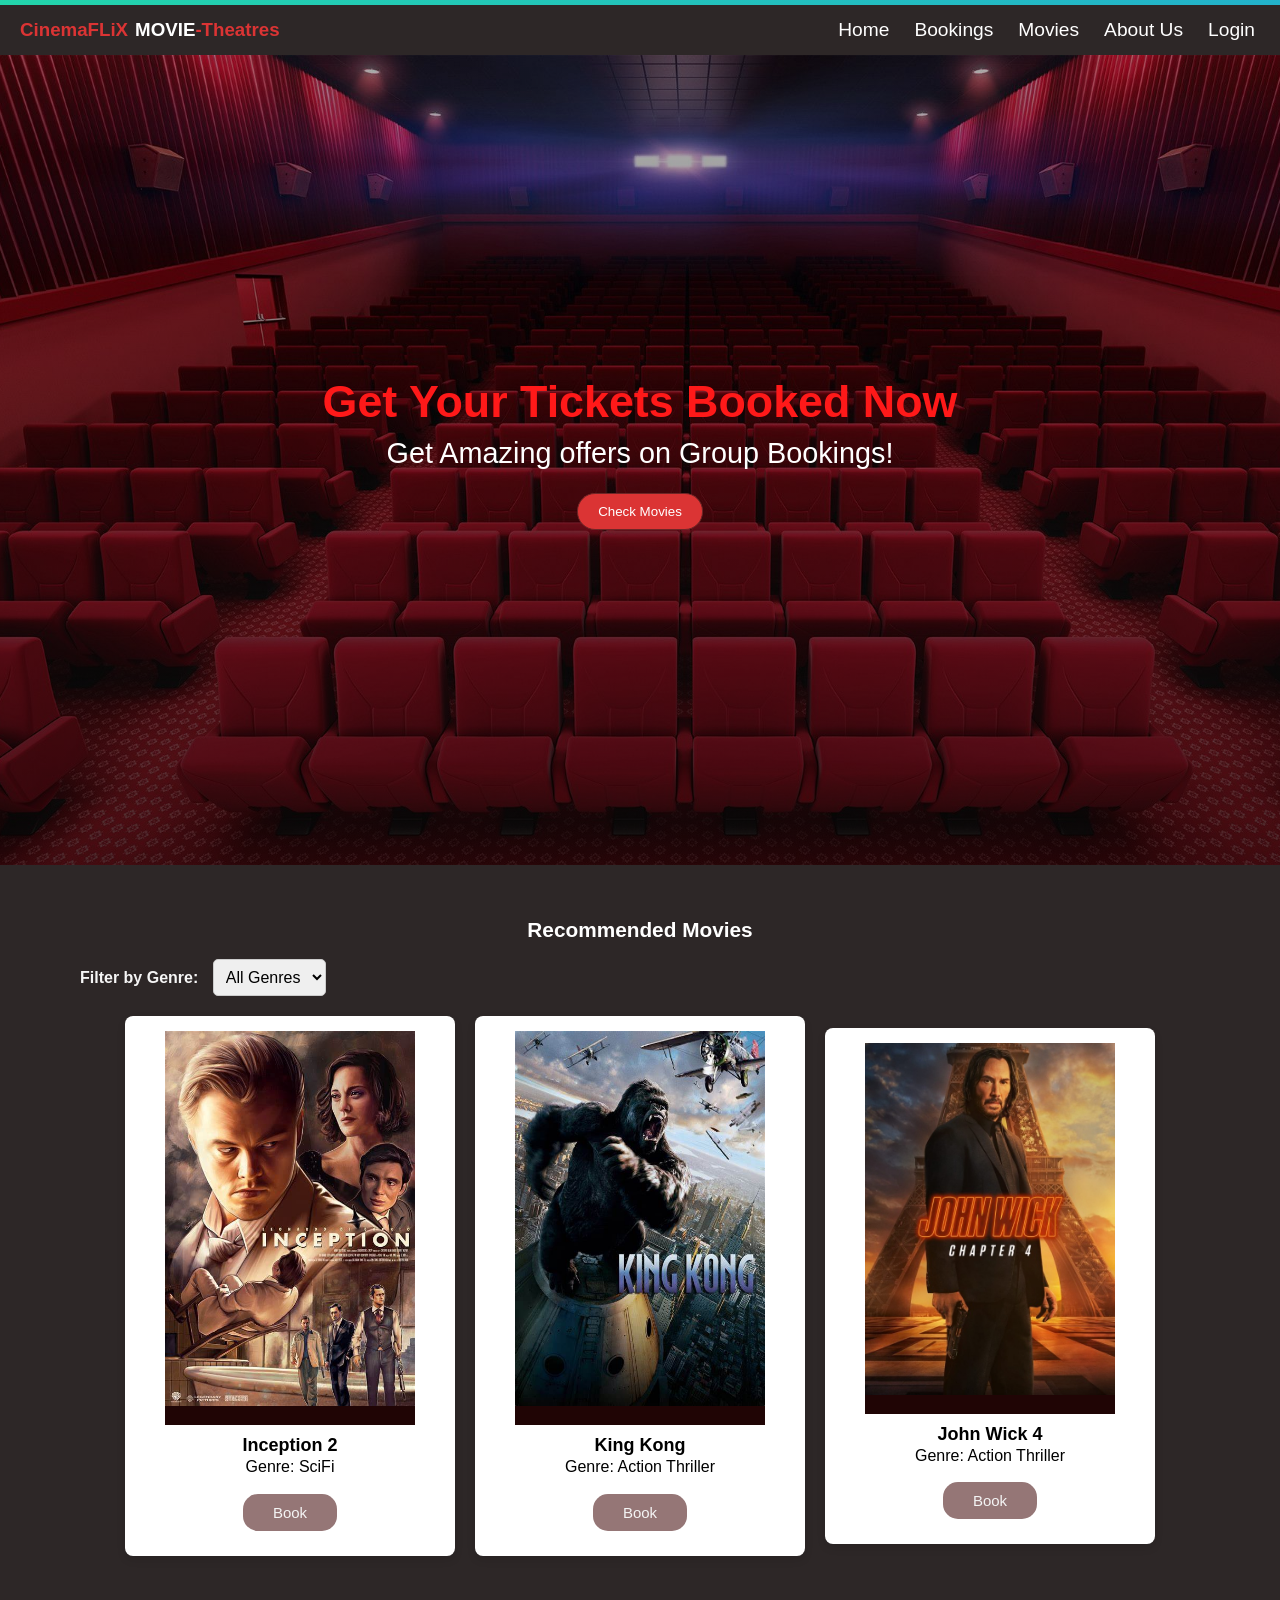
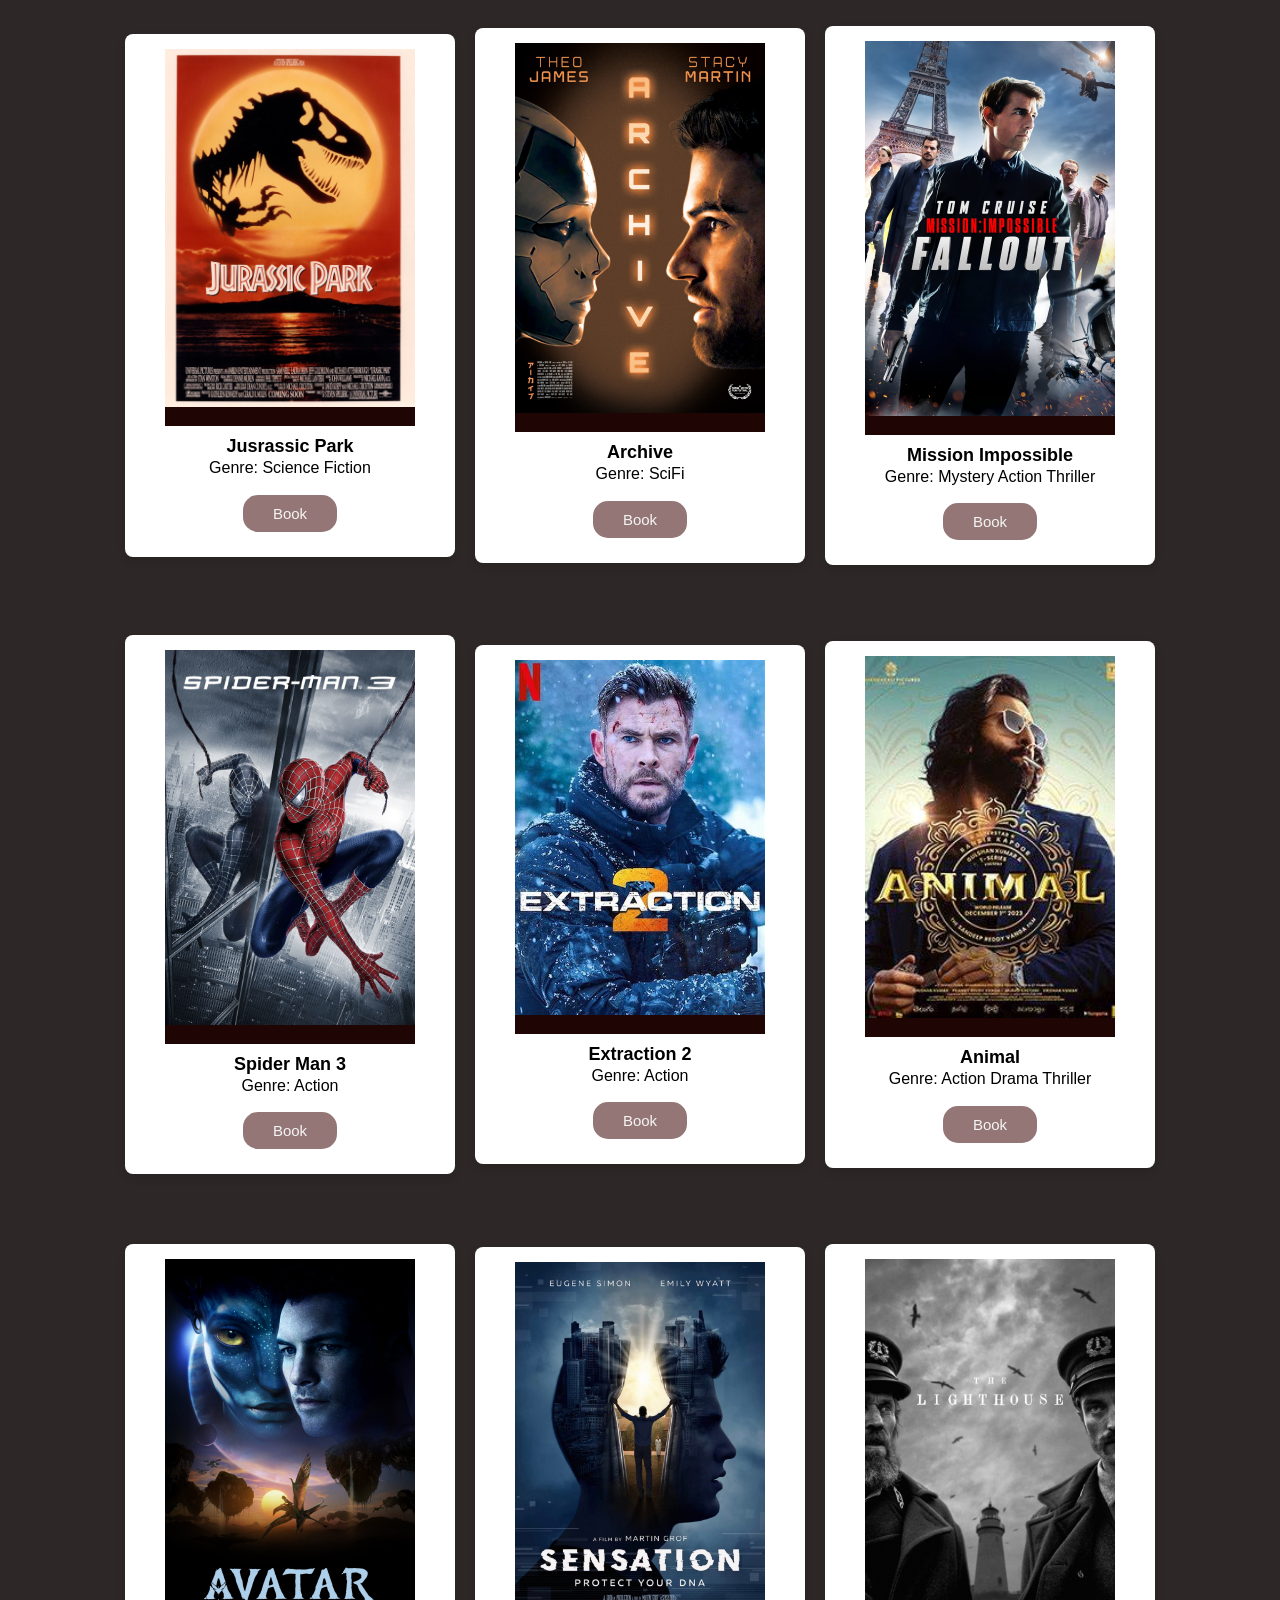
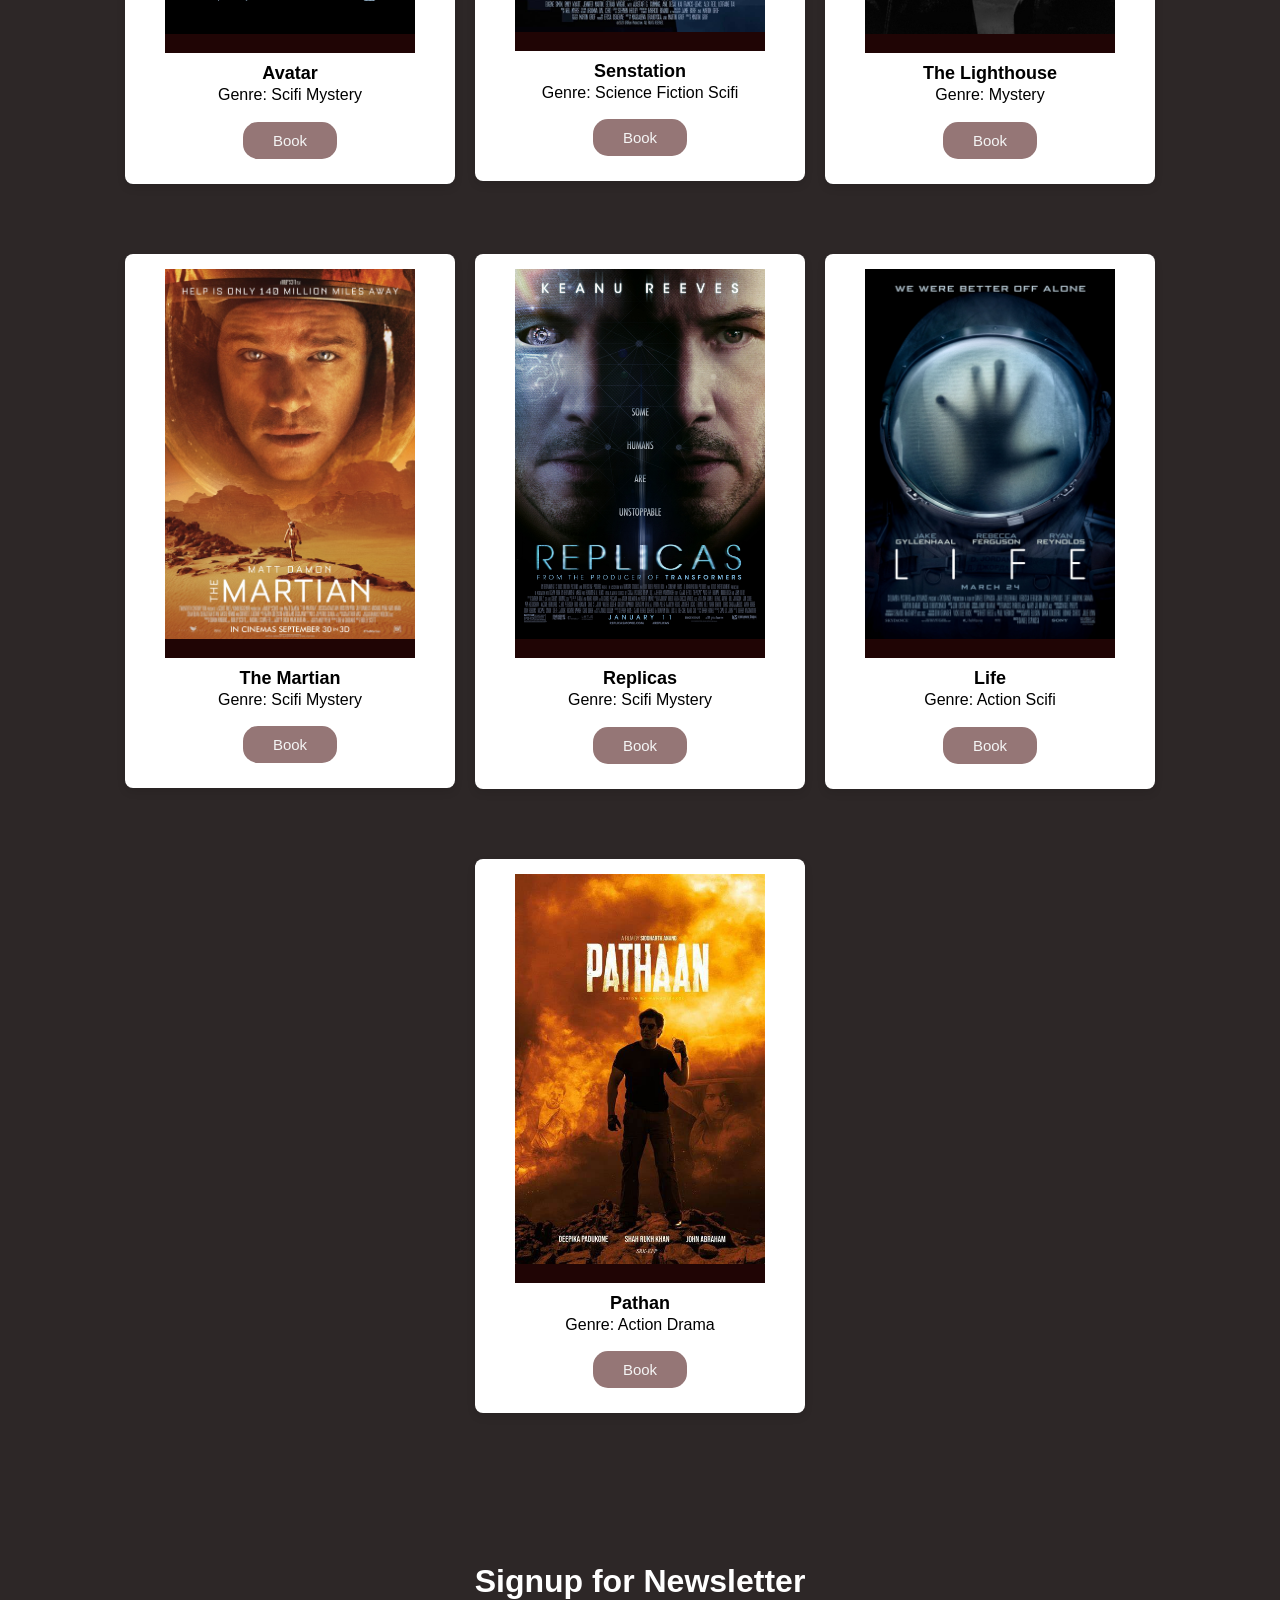
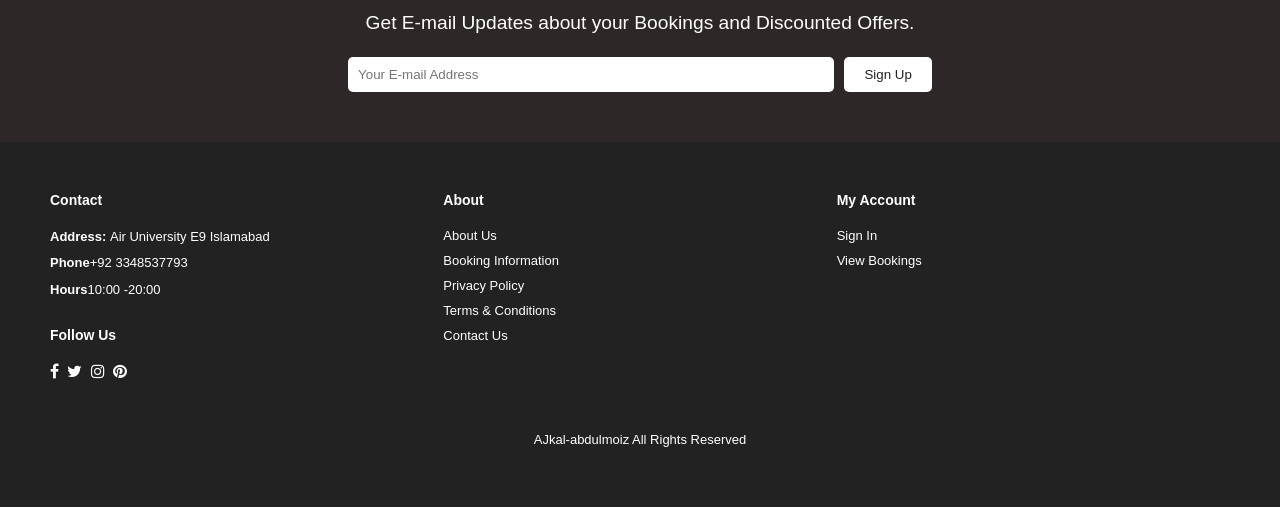
<file: index.html>
<!DOCTYPE html>
<html lang="en">
<head>
    <meta charset="UTF-8">
    <meta http-equiv="X-UA-Compatible" content="IE=edge">
    <meta name="viewport" content="width=device-width, initial-scale=1.0">
    <title>CinemaFLiX</title>
    <link rel="stylesheet" href="styles.css">

    <link rel="stylesheet" href="https://cdnjs.cloudflare.com/ajax/libs/font-awesome/4.7.0/css/font-awesome.min.css">
    
</head>
<body>
  <div class="alert-box" id="myAlert" style="display: none;"></div>

 <div class="nav-wrapper">
  <div class="grad-bar"></div>
  <nav class="navbar">
    <div class="logo">
        <h3 class="red">CinemaFLiX</h3>
        <h3> MOVIE</h3>
        <h3 class="red">-Theatres</h3>
    </div>

    <div class="menu-toggle" id="mobile-menu">
      <span class="bar"></span>
      <span class="bar"></span>
      <span class="bar"></span>
    </div>
    <ul class="nav no-search">
      <li class="nav-item"><a href="#">Home</a></li>
      <li class="nav-item"><a href="booking.html">Bookings</a></li>
      <li class="nav-item"><a href="#movies">Movies</a></li>
      <li class="nav-item"><a href="about.html">About Us</a></li>
      <li class="nav-item" id="loginBtn"><a href="login.html">Login</a></li>
    </ul>
  </nav>
  </div>

  <section class="headline">
    <h1>Get Your Tickets Booked Now</h1>
    <p>Get Amazing offers on Group Bookings!</p>

    <div class="home-btn">
        <a href="#movies"><button>Check Movies</button></a>
    </div>
  </section>


  <section id="movies" class="movies">

    <div class="selection">
      
      <div class="trending-movies">
        <h2>Recommended Movies</h2>
      </div>
      <div class="genre-filter">
        <label for="genre-select">Filter by Genre:</label>
        <select id="genre-select">
          <option value="all">All Genres</option>
          <option value="action">Action</option>
          <option value="mystery">Mystery</option>
          <option value="scifi">Sci-Fi</option>
          <option value="fiction">Fiction</option>
          <option value="drama">Drama</option>
          <option value="thriller">Thriller</option>
          
          
          <!-- Add more genre options as needed -->
        </select>
      </div>
      <div class="movies-container">
        <div class="mov mov-1">
          <div class="movie-card">
            <div class="movie-img">
              <img src="images/inception.jpg" alt="">
            </div>
            <div class="details">
              <h4>Inception 2</h4>
              <p>Genre: SciFi</p>
              <button class="book-btn" > Book</button>
            </div>
          </div>
        </div>
        <div class="mov mov-1">
          <div class="movie-card">
            <div class="movie-img">
              <img src="images/kingkong.jpg" alt="">
            </div>
            <div class="details">
              <h4>King Kong</h4>
              <p>Genre: Action Thriller</p>
              <button class="book-btn" > Book</button>
            </div>
          </div>
        </div>
        <div class="mov mov-1">
          <div class="movie-card">
            <div class="movie-img">
              <img src="images/jhonewick4.jpg" alt="">
            </div>
            <div class="details">
              <h4>John Wick 4</h4>
              <p>Genre: Action Thriller</p>
              <button class="book-btn" > Book</button>
            </div>
          </div>
        </div>
        <div class="mov mov-1">
          <div class="movie-card">
            <div class="movie-img">
              <img src="images/jurassicpark.jpg" alt="">
            </div>
            <div class="details">
              <h4>Jusrassic Park </h4>
              <p>Genre: Science Fiction</p>
              <button class="book-btn" > Book</button>
            </div>
          </div>
        </div>
        <div class="mov mov-1">
          <div class="movie-card">
            <div class="movie-img">
              <img src="images/archive.jpg" alt="">
            </div>
            <div class="details">
              <h4>Archive</h4>
              <p>Genre: SciFi</p>
              <button class="book-btn" > Book</button>
            </div>
          </div>
        </div>
        <div class="mov mov-1">
          <div class="movie-card">
            <div class="movie-img">
              <img src="images/mission.jpg" alt="">
            </div>
            <div class="details">
              <h4>Mission Impossible</h4>
              <p>Genre: Mystery Action Thriller</p>
              <button class="book-btn" > Book</button>
            </div>
          </div>
        </div>
        <div class="mov mov-1">
          <div class="movie-card">
            <div class="movie-img">
              <img src="images/spd3.jpg" alt="">
            </div>
            <div class="details">
              <h4>Spider Man 3</h4>
              <p>Genre: Action</p>
              <button class="book-btn" > Book</button>
            </div>
          </div>
        </div>
        <div class="mov mov-1">
          <div class="movie-card">
            <div class="movie-img">
              <img src="images/ex.jpg" alt="">
            </div>
            <div class="details">
              <h4>Extraction 2</h4>
              <p>Genre: Action</p>
              <button class="book-btn" > Book</button>
            </div>
          </div>
        </div>
        <div class="mov mov-1">
          <div class="movie-card">
            <div class="movie-img">
              <img src="images/animal.jpg" alt="">
            </div>
            <div class="details">
              <h4>Animal</h4>
              <p>Genre: Action Drama Thriller </p>
              <button class="book-btn" > Book</button>
            </div>
          </div>
        </div>
        <div class="mov mov-1">
          <div class="movie-card">
            <div class="movie-img">
              <img src="images/avatar.jpg" alt="">
            </div>
            <div class="details">
              <h4>Avatar</h4>
              <p>Genre: Scifi Mystery</p>
              <button class="book-btn" > Book</button>
            </div>
          </div>
        </div>
        <div class="mov mov-1">
          <div class="movie-card">
            <div class="movie-img">
              <img src="images/sen.jpg" alt="">
            </div>
            <div class="details">
              <h4>Senstation</h4>
              <p>Genre: Science Fiction Scifi</p>
              <button class="book-btn" > Book</button>
            </div>
          </div>
        </div>
        <div class="mov mov-1">
          <div class="movie-card">
            <div class="movie-img">
              <img src="images/light.jpg" alt="">
            </div>
            <div class="details">
              <h4>The Lighthouse</h4>
              <p>Genre: Mystery</p>
              <button class="book-btn" > Book</button>
            </div>
          </div>
        </div>
        <div class="mov mov-1">
          <div class="movie-card">
            <div class="movie-img">
              <img src="images/themartian.jpg" alt="">
            </div>
            <div class="details">
              <h4>The Martian</h4>
              <p>Genre: Scifi Mystery</p>
              <button class="book-btn" > Book</button>
            </div>
          </div>
        </div>
        <div class="mov mov-1">
          <div class="movie-card">
            <div class="movie-img">
              <img src="images/replicas.jpg" alt="">
            </div>
            <div class="details">
              <h4>Replicas</h4>
              <p>Genre: Scifi Mystery</p>
              <button class="book-btn" > Book</button>
            </div>
          </div>
        </div>
        <div class="mov mov-1">
          <div class="movie-card">
            <div class="movie-img">
              <img src="images/life.jpg" alt="">
            </div>
            <div class="details">
              <h4>Life</h4>
              <p>Genre: Action Scifi</p>
              <button class="book-btn" > Book</button>
            </div>
          </div>
        </div>
        <div class="mov mov-1">
          <div class="movie-card">
            <div class="movie-img">
              <img src="images/dunki.jpg" alt="">
            </div>
            <div class="details">
              <h4>Pathan</h4>
              <p>Genre: Action Drama</p>
              <button class="book-btn" > Book</button>
            </div>
          </div>
        </div>

       
       
        
        <!-- Add more movie elements here -->
      </div>

    </div>
    
  </section>

  <section id="newsletter" class="section-p1">
    <div class="newstext">
        <h4>Signup for Newsletter</h4>
        <p>Get E-mail Updates about your Bookings and <span>Discounted Offers.</span></p>
    </div>
    <div class="form">
        <input type="text" placeholder="Your E-mail Address">
        <button class="normal">Sign Up</button>

    </div>
</section>

<footer class="section-p1">
    <div class="col">
        <h4>Contact</h4>
        <p><strong>Address: </strong> Air University E9 Islamabad</p>
        <p><strong>Phone</strong>+92 3348537793</p>
        <p><strong>Hours</strong>10:00 -20:00</p>
        <div class="follow">
            <h4>Follow Us</h4>
            <div class="icon">
                <i class="fa fa-facebook"></i>
                <i class="fa fa-twitter"></i>
                <i class="fa fa-instagram"></i>
                <i class="fa fa-pinterest"></i>
            </div>
        </div>
    </div>


    <div class="col">
        <h4>About</h4>
        <a href="about.html">About Us</a>
        <a href="#">Booking Information</a>
        <a href="#">Privacy Policy</a>
        <a href="#">Terms & Conditions</a>
        <a href="#">Contact Us</a>
    </div>
    <div class="col">
        <h4>My Account</h4>
        <a href="login.html">Sign In</a>
        <a href="booking.html">View Bookings</a>
    </div>


    <div class="copyright">
        <p>AJkal-abdulmoiz All Rights Reserved</p>
    </div>
</footer>
  
      <script src="navbar.js"></script>
      <script src="book.js"></script>
      <script src="auth.js"></script>
      <script>
        document.addEventListener('DOMContentLoaded', function() {
          const genreSelect = document.getElementById('genre-select');
          const movieCards = document.querySelectorAll('.movie-card');
      
          genreSelect.addEventListener('change', function() {
            const selectedGenre = genreSelect.value.toLowerCase();
      
            movieCards.forEach(card => {
              const movieGenre = card.querySelector('p').textContent.toLowerCase();
              if (selectedGenre === 'all' || movieGenre.includes(selectedGenre)) {
                card.style.display = 'flex';
              } else {
                card.style.display = 'none';
              }
            });
          });
        });
      </script>
</body>
</html>
</file>
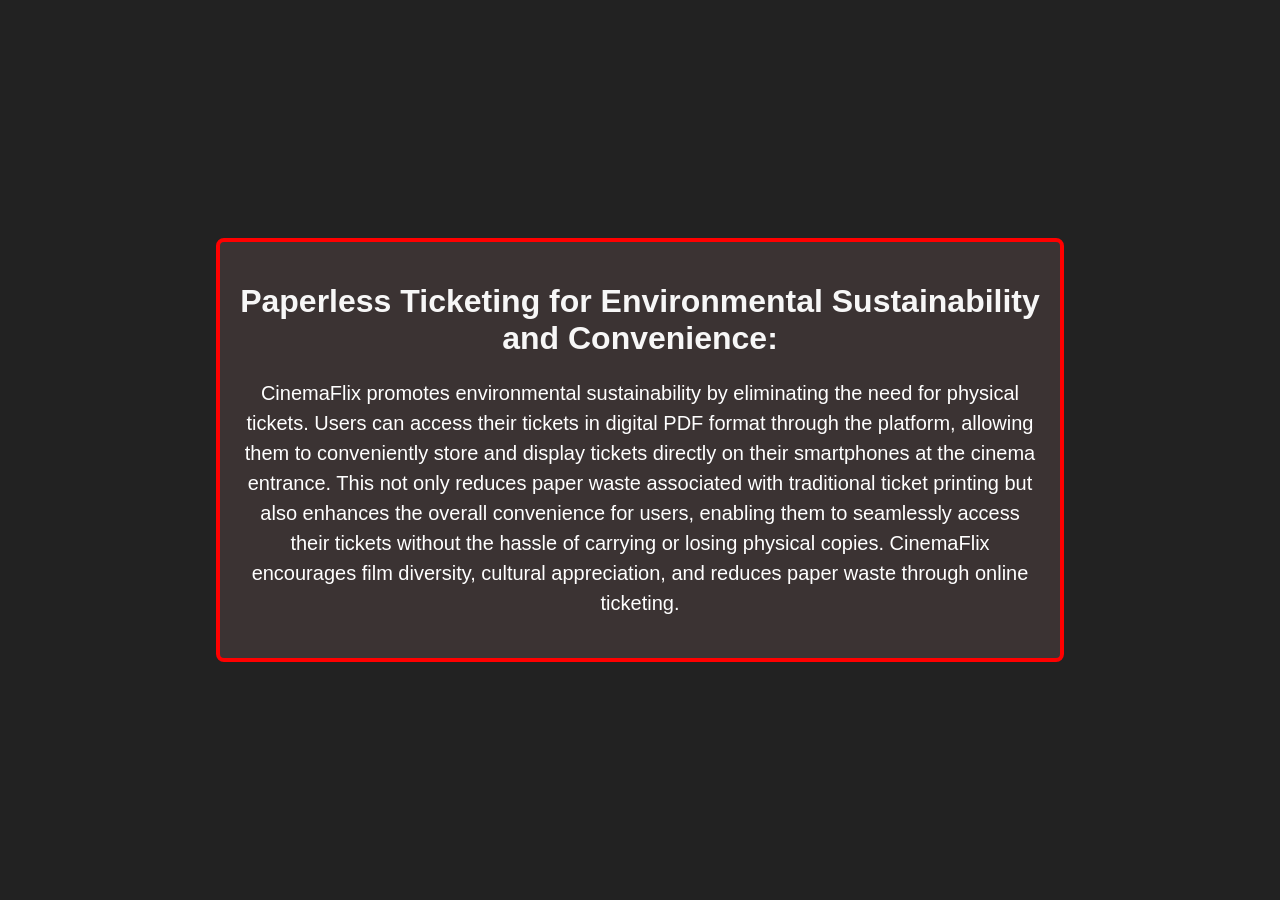
<file: about.html>
<!DOCTYPE html>
<html lang="en">
<head>
    <meta charset="UTF-8">
    <meta http-equiv="X-UA-Compatible" content="IE=edge">
    <meta name="viewport" content="width=device-width, initial-scale=1.0">
    <title>About Us page</title>
    <style>
        body {
            display: flex;
            justify-content: center;
            align-items: center;
            height: 100vh;
            margin: 0;
            background-color: #222; /* Dark background color */
            font-family: Verdana, Geneva, Tahoma, sans-serif;
        }

        .container {
            max-width: 800px;
            padding: 20px;
            background-color: #3b3333; /* Container background color */
            border: 4px solid #ff0000; /* Red border */
            border-radius: 8px;
            text-align: center;
        }

        /* Style for heading */
        h1{
            color: #f7f7f7; /* Red color for heading */
            font-weight: bold;
        }

        /* Style for paragraph */
        p {
            color: #ffffff; /* Text color */
            font-size: 20px;
            line-height: 30px;
        }
    </style>
</head>
<body>
    <div class="container">
        <h1>Paperless Ticketing for Environmental Sustainability and Convenience:</h1>
        <p>CinemaFlix promotes environmental sustainability by eliminating the need for
            physical tickets. Users can access their tickets in digital PDF format through the
            platform, allowing them to conveniently store and display tickets directly on their
            smartphones at the cinema entrance. This not only reduces paper waste
            associated with traditional ticket printing but also enhances the overall
            convenience for users, enabling them to seamlessly access their tickets without
            the hassle of carrying or losing physical copies.
            CinemaFlix encourages film diversity, cultural appreciation, and reduces paper
            waste through online ticketing.</p>
    </div>
</body>
</html>
</file>
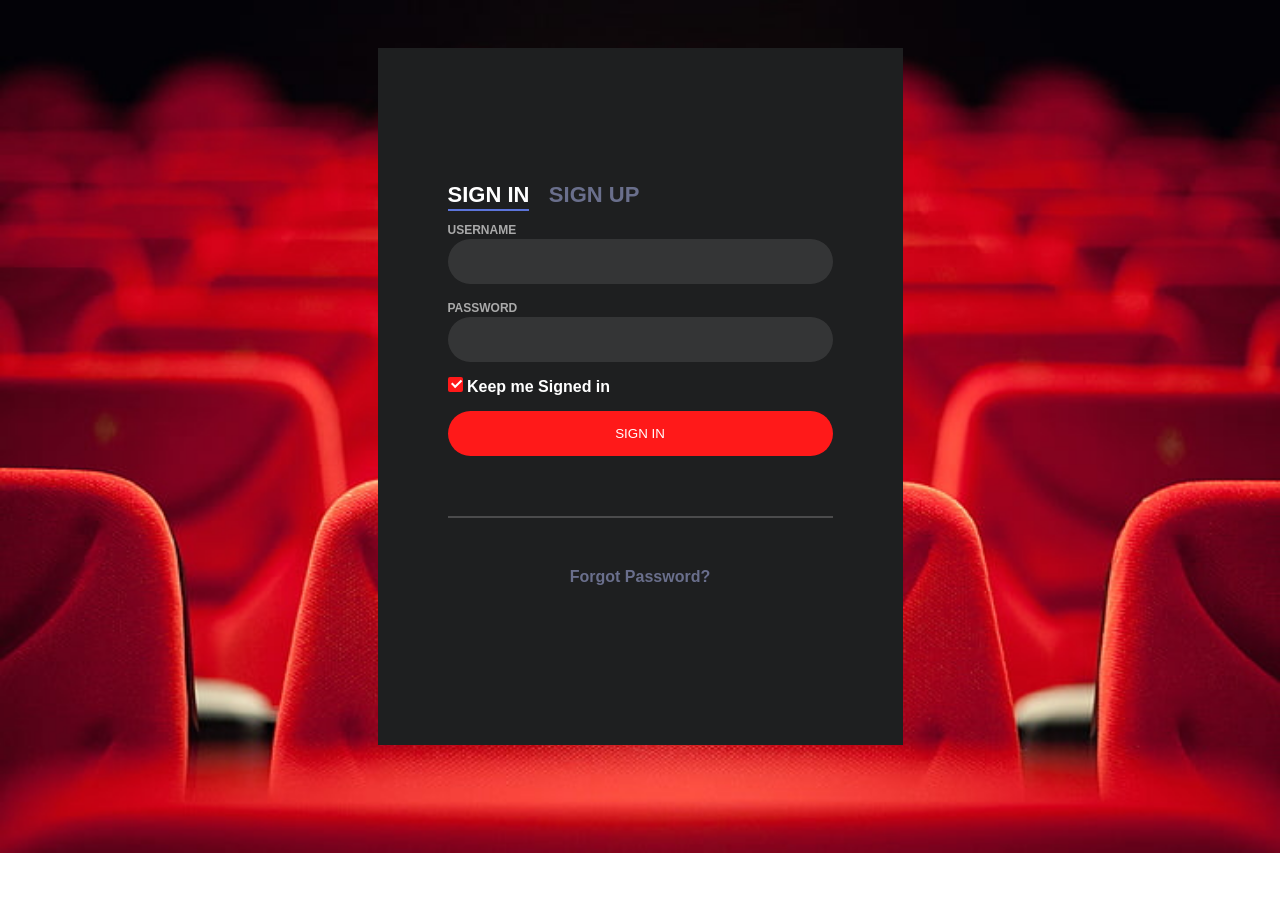
<file: login.html>
<!DOCTYPE html>
<html lang="en">
<head>
  <meta charset="UTF-8">
  <meta name="viewport" content="width=device-width, initial-scale=1.0">
  <title>Login/Signup Form</title>
  <link rel="stylesheet" href="login.css">
</head>
<body>
    <div class="alert-box" id="myAlert" style="display: none;"></div>
    <div class="login-wrap">
        <div class="login-html">
            <div class="container">
            <input id="tab-1" type="radio" name="tab" class="sign-in" checked><label for="tab-1" class="tab">Sign In</label>
            <input id="tab-2" type="radio" name="tab" class="sign-up"><label for="tab-2" class="tab">Sign Up</label>
            <div class="login-form">
                <form class="sign-in-htm">
                    <div class="group">
                        <label for="user" class="label">Username</label>
                        <input id="user" type="text" class="input">
                    </div>
                    <div class="group">
                        <label for="pass" class="label">Password</label>
                        <input id="pass" type="password" class="input" data-type="password">
                    </div>
                    <div class="group">
                        <input id="check" type="checkbox" class="check" checked>
                        <label for="check"><span class="icon"></span> Keep me Signed in</label>
                    </div>
                    <div class="group">
                        <input type="submit" class="button" id="sign-in" value="Sign In">
                    </div>
                    <div class="hr"></div>
                    <div class="foot-lnk">
                        <a href="#forgot">Forgot Password?</a>
                    </div>
                </form>
<form class="sign-up-htm">
    <div class="group">
        <label for="signup-user" class="label">Username</label>
        <input id="signup-user" type="text" class="input" required>
    </div>
    <div class="group">
        <label for="signup-pass" class="label">Password</label>
        <input id="signup-pass" type="password" class="input" data-type="password" required>
    </div>
    <div class="group">
        <label for="signup-repeat-pass" class="label">Repeat Password</label>
        <input id="signup-repeat-pass" type="password" class="input" data-type="password" required>
    </div>
    <div class="group">
        <label for="signup-email" class="label">Email Address</label>
        <input id="signup-email" type="email" class="input" required>
    </div>
    <div class="group">
        <input type="submit" class="button" id="sign-up" value="Sign Up">
    </div>
    <div class="hr"></div>
    <div class="foot-lnk">
        <label for="tab-1">Already Member?</a>
    </div>
</form>

                </div>
            </div>
        </div>
    </div>
   
   <script src='https://cdnjs.cloudflare.com/ajax/libs/gsap/3.4.1/gsap.min.js'>

     gsap.from('div', {opacity: 0, duration: 1, y: -50})
   
   </script>

   <script src="auth.js"></script>
</body>
</html>
</file>
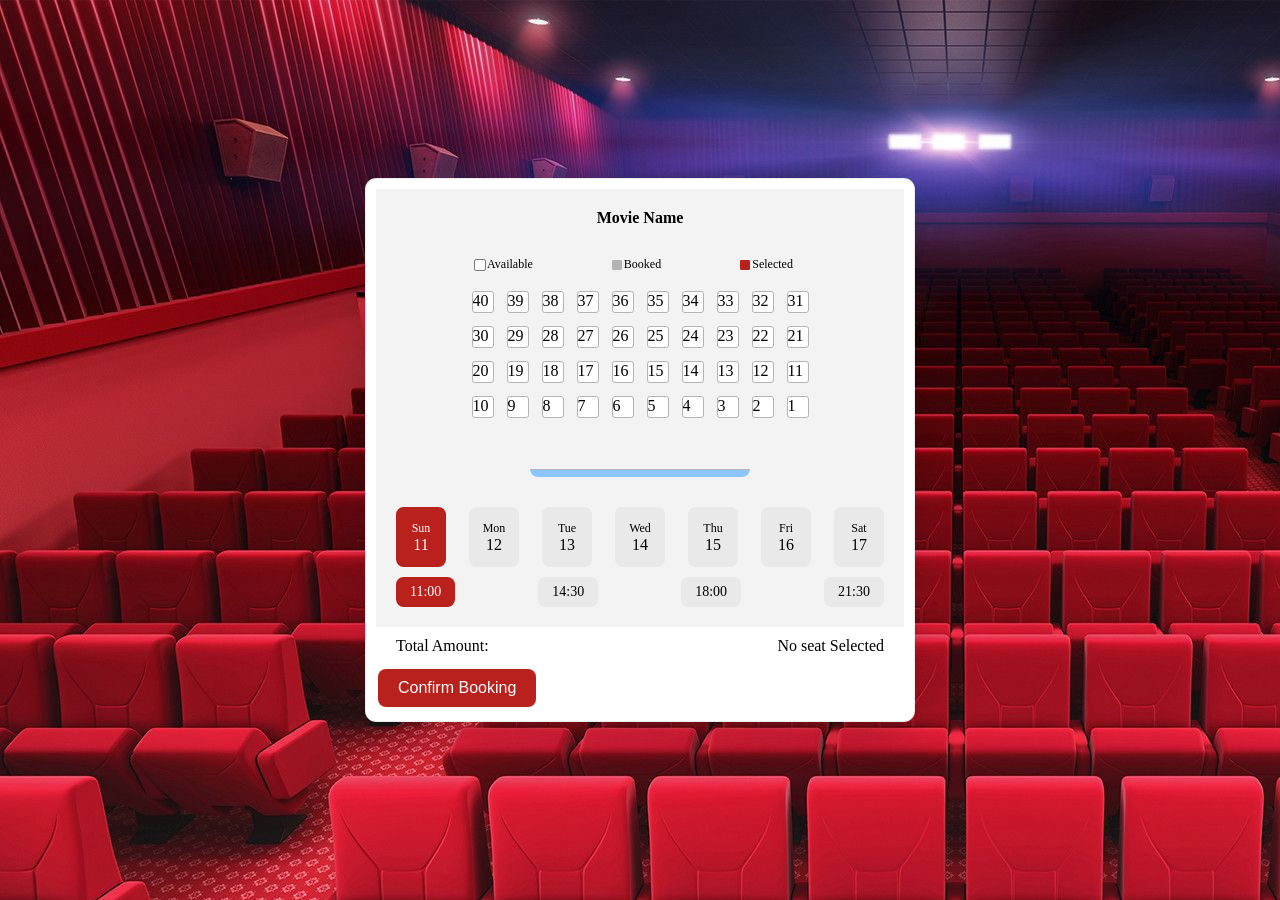
<file: seating.html>
<!DOCTYPE html>
<html lang="en">
<head>
    <meta charset="UTF-8">
    <meta http-equiv="X-UA-Compatible" content="IE=edge">
    <meta name="viewport" content="width=device-width, initial-scale=1.0">
    <title>Booking Details Page</title>
    <link rel="stylesheet" href="seating.css">
</head>
<body>
  <div class="alert-box" id="myAlert" style="display: none;"></div>
    <div class="center">
        <div class="tickets">
          <div class="ticket-selector">
            <div class="head">
              <div class="title">Movie Name</div>
            </div>
            <div class="seats">
              <div class="status">
                <div class="item">Available</div>
                <div class="item">Booked</div>
                <div class="item">Selected</div>
              </div>
              <div class="all-seats">
                <!-- Loop to create 5x5 seat grid -->
                <script>
                  let seats = document.querySelector(".all-seats");
                  for (let i = 40; i >= 1; i--) {
                    seats.insertAdjacentHTML(
                      "beforeend",
                      '<label for="s' + i + '" class="seat" id="s' + i + '">' + i + "</label>"
                    );
                  }
                </script>
              </div>
            </div>
            <div class="timings">
              <div class="dates">
                <input type="radio" name="date" id="d1" checked />
                <label for="d1" class="dates-item">
                  <div class="day">Sun</div>
                  <div class="date">11</div>
                </label>
                <input type="radio" id="d2" name="date" />
                <label class="dates-item" for="d2">
                  <div class="day">Mon</div>
                  <div class="date">12</div>
                </label>
                <input type="radio" id="d3" name="date" />
                <label class="dates-item" for="d3">
                  <div class="day">Tue</div>
                  <div class="date">13</div>
                </label>
                <input type="radio" id="d4" name="date" />
                <label class="dates-item" for="d4">
                  <div class="day">Wed</div>
                  <div class="date">14</div>
                </label>
                <input type="radio" id="d5" name="date" />
                <label class="dates-item" for="d5">
                  <div class="day">Thu</div>
                  <div class="date">15</div>
                </label>
                <input type="radio" id="d6" name="date" />
                <label class="dates-item" for="d6">
                  <div class="day">Fri</div>
                  <div class="date">16</div>
                </label>
                <input type="radio" id="d7" name="date" />
                <label class="dates-item" for="d7">
                  <div class="day">Sat</div>
                  <div class="date">17</div>
                </label>
              </div>
              <div class="times">
                <input type="radio" name="time" id="t1" checked />
                <label for="t1" class="time">11:00</label>
                <input type="radio" id="t2" name="time" />
                <label for="t2" class="time"> 14:30 </label>
                <input type="radio" id="t3" name="time" />
                <label for="t3" class="time"> 18:00 </label>
                <input type="radio" id="t4" name="time" />
                <label for="t4" class="time"> 21:30 </label>
              </div>
            </div>
          </div>
            <div class="price">
              <div>Total Amount: </div>
              <div class="amount">No seat Selected</div>
              
            </div>
              <button id="done" class="done">Confirm Booking</button>
            </div>
          </div>
        </div>
      </div>
  


      <script src="book.js"></script>
    
</body>
</html>
</file>
<file: styles.css>
* {
    margin: 0;
    padding: 0;
    box-sizing: border-box;
    font-family: 'Lato', 'Arial', sans-serif;
  }

  html {
    scroll-behavior: smooth;
  }
  
  .alert-box {
    padding: 30px 55px;
    background-color: #d4d4d4;
    color: rgb(0, 0, 0);
    border-radius: 8px;
    position: fixed;
    top: 55%;
    left: 50%;
    transform: translate(-50%, -50%);
    z-index: 999;
}
  
  /* HEADINGS */
  
  h1, p {
    color: #ffffff;
    text-align: center;
    line-height: 1.4;
  }
  
  h1 {
    font-size: 3.2rem;
  }
  
  h2 {
    color: #ffffff;
    font-size: 1.3rem;
    text-align: center;
    line-height: 1.4;
    margin-bottom: 10px;
  }
  
  /* BASIC SETUP */
  
  .page-wrapper {
    width: 100%;
    height: auto;
  }
  
  .nav-wrapper {
    width: 100%;
    position: -webkit-sticky; /* Safari */
    position: sticky;
    top: 0;
    background-color: #252424;
  }
  
  .grad-bar {
    width: 100%;
    height: 5px;
    background: linear-gradient(-45deg, #EE7752, #E73C7E, #23A6D5, #23D5AB);
    background-size: 400% 400%;
        -webkit-animation: gradbar 10s ease infinite;
      -moz-animation: gradbar 10s ease infinite;
      animation: gradbar 10s ease infinite;
  }
  
  /* NAVIGATION */

  
    .navbar {
        display: flex;
        align-items: center;
        justify-content: space-between;
        height: 50px;
        overflow: hidden;
        background-color:rgb(45, 39, 39);
      }

      
      .navbar h3{
        color: #ffffff;
      }
      
      .navbar .red{
        color: #db3434;
        margin-right: 7px;
      }

      .navbar .logo{
        display: flex;
        margin: 0 20px;
      }
      
      .navbar img {
        height: 16px;
        width: auto;
        margin-left: 20px;
      }
      
      .navbar ul {
        list-style: none;
        display: flex;
      }
      
      .nav-item {
        margin-right: 25px;
      }
      
      .nav-item a {
        color: #ffffff;
        font-size: 1.2rem;
        font-weight: 500;
        text-decoration: none;
        transition: color 0.3s ease-in;
        /* background-color: #db3434;
        padding: 5px 8px;
        border-radius: 15px; */

      }
      
      .nav-item a:hover {
        color: #db3434;
      }
  
  /* SECTIONS */
  
  .headline {
    width: 100%;
    height: 90vh;
    min-height: 350px;
    background: linear-gradient(rgba(0,0,0,0.3),rgba(0,0,0,0.7)), url('wp5347628.jpg');
    background-size: cover;
    background-position: 20% 20%;
    display: flex;
    flex-direction: column;
    justify-content: center;
  }

  .headline h1{
    font-size: 2.8rem;
    color: #ff1919;
  }
  .headline p{
    font-size: 1.8rem;
  }
  .home-btn{
    padding: 20px 10px;
    justify-content: center;
    text-align: center;
  }

  .home-btn button{
    background-color: #db3434;
    color: white;
    padding: 10px 20px;
    border: none;
    border-radius: 18px;
    border: 1px solid rgb(111, 38, 38);

  }
  .home-btn button:hover{
    background-color: #240c0c;
    color: white;
    padding: 10px 20px;
    border: none;
    border-radius: 18px;
    border: 1px solid #db3434;

  }

  
  .movies {
    width: 100%;
    height: auto;
    background-color: rgb(45, 39, 39);
    display: flex;
    padding: 50px 20px;
    justify-content: space-around;
  }

  .movies .trending-movies{
    text-align: center;
    justify-content: center;
    color: rgb(255, 253, 249);
  }
  
  .movies-container {
    display: flex;
    justify-content: space-between;
    margin-top: 10px;
  }
  
  .movies-container p {
    color: #000;
    text-align: center;
    line-height: 1.4;
    margin-bottom: 15px;
  }
  
  .movies-container img {
    width: 100%;
    margin-bottom: 15px;
  }
  
  /* SEARCH FUNCTION */
  
  #search-icon {
    font-size: 0.9rem;
    margin-top: 3px;
    margin-left: 15px;
    transition: color 0.3s ease-out;
  }
  
  #search-icon:hover {
    color: #3498db;
    cursor: pointer;
  }
  
  .search {
    transform: translate(-35%);
    -webkit-transform: translate(-35%);
    transition: transform 0.7s ease-in-out;
    color: #3498db;
  }
  
  .no-search {
    transform: translate(0);
    transition: transform 0.7s ease-in-out;
  }
  
  .search-input {
    position: absolute;
    top: -4px;
    right: -125px;
    opacity: 0;
    z-index: -1;
    transition: opacity 0.6s ease;
  }
  
  .search-active {
    opacity: 1;
    z-index: 0;
  }
  
  input {
    border: 0;
    border-left: 1px solid #ccc;
    border-radius: 0; /* FOR SAFARI */
    outline: 0;
    padding: 5px;
  }
  
  /* MOBILE MENU & ANIMATION */
  
  .menu-toggle .bar{
    width: 25px;
    height: 3px;
    background-color: #867d7d;
    margin: 5px auto;
    -webkit-transition: all 0.3s ease-in-out;
    -o-transition: all 0.3s ease-in-out;
    transition: all 0.3s ease-in-out;
  }
  
  .menu-toggle {
    justify-self: end;
    margin-right: 25px;
    display: none;
  }
  
  .menu-toggle:hover{
    cursor: pointer;
  }
  
  #mobile-menu.is-active .bar:nth-child(2){
    opacity: 0;
  }
  
  #mobile-menu.is-active .bar:nth-child(1){
    -webkit-transform: translateY(8px) rotate(45deg);
    -ms-transform: translateY(8px) rotate(45deg);
    -o-transform: translateY(8px) rotate(45deg);
    transform: translateY(8px) rotate(45deg);
  }
  
  #mobile-menu.is-active .bar:nth-child(3){
    -webkit-transform: translateY(-8px) rotate(-45deg);
    -ms-transform: translateY(-8px) rotate(-45deg);
    -o-transform: translateY(-8px) rotate(-45deg);
    transform: translateY(-8px) rotate(-45deg);
  }
  
  /* KEYFRAME ANIMATIONS */
  
  @-webkit-keyframes gradbar {
      0% {
          background-position: 0% 50%
      }
      50% {
          background-position: 100% 50%
      }
      100% {
          background-position: 0% 50%
      }
  }
  
  @-moz-keyframes gradbar {
      0% {
          background-position: 0% 50%
      }
      50% {
          background-position: 100% 50%
      }
      100% {
          background-position: 0% 50%
      }
  }
  
  @keyframes gradbar {
      0% {
          background-position: 0% 50%
      }
      50% {
          background-position: 100% 50%
      }
      100% {
          background-position: 0% 50%
      }
  }
  
  /* Media Queries */
  
    /* Mobile Devices - Phones/Tablets */
  
  @media only screen and (max-width: 720px) { 
    .features {
      flex-direction: column;
      padding: 50px;
    }
    
    /* MOBILE HEADINGS */
    
    h1 {
      font-size: 1.9rem;
    }
    
    h2 {
      font-size: 1rem;
    }
    
    p {
      font-size: 0.8rem;
    }
    
    /* MOBILE NAVIGATION */
       
    .navbar ul {
      display: flex;
      flex-direction: column;
      position: fixed;
      justify-content: start;
      top: 55px;
      background-color: rgb(45, 39, 39);
      width: 100%;
      height: calc(100vh - 55px);
      transform: translate(-101%);
      text-align: center;
      overflow: hidden;
    }
    
    .navbar li {
      padding: 15px;
    }
    
    .navbar li:first-child {
      margin-top: 50px;
    }
    
    .navbar li a {
      font-size: 1rem;
    }
     
    .menu-toggle, .bar {
      display: block;
      cursor: pointer;
      color: #ccc;
    }
    
    .mobile-nav {
    transform: translate(0%)!important;
  }
    
    /* SECTIONS */
    
    .headline {
      height: 20vh;
    }
      
    .feature-container p {
      margin-bottom: 25px;
    }
    
    .feature-container {
      margin-top: 20px;
    }
    
    .feature-container:nth-child(2) {
      order: -1;
    }
    
    /* SEARCH DISABLED ON MOBILE */
    
    #search-icon {
      display: none;
    }
    
    .search-input {
    display: none;
   }
    
  }

  .trending-movies{
    margin-bottom: 15px;
  }

  .movies-container{
    display: flex;
    justify-content:center;
    align-items: center;
    gap: 20px;

    flex-wrap: wrap;
  }

  .mov{
    
    width: 330px;
    margin-bottom: 20px;
  }

  .details{
    background-color: #ffffff;
    color: #000000;
    justify-content: center;
    text-align: center;
  }

  /* Style for movie cards */
.movie-card {
  border-radius: 8px;
  box-shadow: 0 4px 8px rgba(0, 0, 0, 0.1); /* Adjust the shadow as needed */
  padding:15px 40px;
  margin-bottom: 30px;
  background-color: #ffffff; /* Card background color */
  transition: transform 0.3s ease; /* Smooth transition effect for scaling */
}

.movie-card:hover {
  transform: scale(1.05); /* Scale the card on hover */
}
.movie-img {
  width: 100%; /* Adjust the image width */
  height: 100%; /* Adjust the image height */
  background-color: #200505; /* Placeholder color for the movie image */
}

.details {
  margin: 10px 12px;
  text-align: center;
}

h4 {
  margin: 0;
  font-size: 18px;
}


.mov button{
  padding: 10px 30px;
  background-color:#957676;
  color: whitesmoke;
  border: none;
  border-radius: 15px;
  font-size: 15px;
}
.mov button:hover{
  padding: 10px 30px;
  background-color:#ff0808;
  color: whitesmoke;
  border: none;
  border-radius: 15px;
  font-size: 15px;
  position:relative;
  

}

/* Style for the genre filter dropdown */
.genre-filter {
  margin:0 60px;
  margin-bottom: 20px;
  color: whitesmoke;
}

/* Style for the label */
.genre-filter label {
  font-weight: bold;
  margin-right: 10px;
}

/* Style for the select element */
#genre-select {
  padding: 8px;
  font-size: 16px;
  border-radius: 5px;
  border: 1px solid #ccc;
  outline: none;
}

/* Style for the options within the select element */
#genre-select option {
  background-color: #fff;
  color: #333;
}


/* Add your styles for seat selection and time buttons */
.seats-container {
  display: grid;
  grid-template-columns: repeat(5, 1fr);
  gap: 10px;
}

.seat {
  width: 30px;
  height: 30px;
  border: 1px solid #000;
  display: flex;
  justify-content: center;
  align-items: center;
  cursor: pointer;
}

.selected {
  background-color: blue;
  color: white;
}

.time-selection {
  margin-top: 20px;
}

.time-btn {
  padding: 5px 10px;
  margin-right: 10px;
  cursor: pointer;
}

.time-btn.selected {
  background-color: green;
  color: white;
}

.confirm-btn {
  margin-top: 20px;
  padding: 10px 20px;
  cursor: pointer;
}



/* Styling for newsletter section */
#newsletter {
  background-color: #2d2727;
  color: #fff;
  padding: 50px 0;
  text-align: center;
}

.newstext h4 {
  font-size: 2em;
  margin-bottom: 10px;
}

.newstext p {
  font-size: 1.2em;
}

.form {
  display: flex;
  justify-content: center;
  align-items: center;
  margin-top: 20px;
}

.form input[type="text"] {
  padding: 10px;
  width: 38%;
  border: none;
  border-radius: 5px;
}

.form button {
  padding: 10px 20px;
  border: none;
  border-radius: 5px;
  margin-left: 10px;
  cursor: pointer;
  background-color: #fff;
  color: #222;
  transition: background-color 0.3s ease;
}

.form button:hover {
  background-color:#ff0808;
}


/* Footer */
footer {
  display: flex;
  flex-wrap: wrap;
  justify-content: space-between;
  background-color: #222;
  color: #fff;
  padding: 50px;
}

footer .col {
  flex: 1 1 25%;
  display: flex;
  flex-direction: column;
  align-items: flex-start;
  margin-bottom: 20px;
}

footer h4 {
  font-size: 14px;
  padding-bottom: 20px;
}

footer p {
  font-size: 13px;
  margin-bottom: 8px;
}

footer a {
  font-size: 13px;
  text-decoration: none;
  color: #fff;
  margin-bottom: 10px;
}

footer .follow {
  margin-top: 20px;
}

footer .follow i {
  color: #ffffff;
  padding-right: 4px;
  cursor: pointer;
}

footer .follow i:hover,
footer a:hover {
  color:#ff0808;
}

footer .copyright {
  width: 100%;
  margin-top: 30px;
  text-align: center;
}
</file>
<file: login.css>
body{
	margin:0;
	color:#6a6f8c;
	background: url(minimal.jpg);
    background-repeat: no-repeat;
    /* background-position: 10% 50%; */
    background-size: cover;
    font:600 16px/18px 'Open Sans',sans-serif;
}
*,:after,:before{box-sizing:border-box}
.clearfix:after,.clearfix:before{content:'';display:table}
.clearfix:after{clear:both;display:block}
a{color:inherit;text-decoration:none}

.login-wrap{
	width:100%;
	margin:auto;
	max-width:525px;
	min-height:670px;
	position:relative;

}
.login-html{
	width:100%;
	height:104%;
	position:absolute;
	margin-top: 3em;
	padding:90px 70px 50px 70px;
	background: #1e1f20;
}
.login-html .sign-in-htm,
.login-html .sign-up-htm{
	top:0;
	left:0;
	right:0;
	bottom:0;
	position:absolute;
	transform:rotateY(180deg);
	backface-visibility:hidden;
	transition:all .4s linear;
}
.container{
	margin-top: 3em;
}
.login-html .sign-in,
.login-html .sign-up,
.login-form .group .check{
	display:none;
}
.login-html .tab,
.login-form .group .label,
.login-form .group .button{
	text-transform:uppercase;
}
.login-html .tab{
	font-size:22px;
	margin-right:15px;
	padding-bottom:5px;
	margin:0 15px 10px 0;
	display:inline-block;
	border-bottom:2px solid transparent;
}
.login-html .sign-in:checked + .tab,
.login-html .sign-up:checked + .tab{
	color:#fff;
	border-color:#5C74DA;
}
.login-form{
	min-height:345px;
	position:relative;
	perspective:1000px;
	transform-style:preserve-3d;
}
.login-form .group{
	margin-bottom:15px;
}
.login-form .group .label,
.login-form .group .input,
.login-form .group .button{
	width:100%;
	color:#fff;
	display:block;
}
.login-form .group .input,
.login-form .group .button{
	border:none;
	padding:15px 20px;
	border-radius:25px;
	background:rgba(255,255,255,.1);
}
.login-form .group input[data-type="password"]{
	input-security:circle;
	-webkit-text-security:circle;
}
.login-form .group .label{
	color:#aaa;
	font-size:12px;
}
.login-form .group .button{
	background:#ff1919;
}
.login-form .group label .icon{
	width:15px;
	height:15px;
	border-radius:2px;
	position:relative;
	display:inline-block;
	background:rgba(255,255,255,.1);
}
.login-form .group label .icon:before,
.login-form .group label .icon:after{
	content:'';
	width:10px;
	height:2px;
	background:#fff;
	position:absolute;
	transition:all .2s ease-in-out 0s;
}
.login-form .group label .icon:before{
	left:3px;
	width:5px;
	bottom:6px;
	transform:scale(0) rotate(0);
}
.login-form .group label .icon:after{
	top:6px;
	right:0;
	transform:scale(0) rotate(0);
}
.login-form .group .check:checked + label{
	color:#fff;
}
.login-form .group .check:checked + label .icon{
	background:#ff1919;
}
.login-form .group .check:checked + label .icon:before{
	transform:scale(1) rotate(45deg);
}
.login-form .group .check:checked + label .icon:after{
	transform:scale(1) rotate(-45deg);
}
.login-html .sign-in:checked + .tab + .sign-up + .tab + .login-form .sign-in-htm{
	transform:rotate(0);
}
.login-html .sign-up:checked + .tab + .login-form .sign-up-htm{
	transform:rotate(0);
}
input{
	outline: none;
}
.hr{
	height:2px;
	margin:60px 0 50px 0;
	background:rgba(255,255,255,.2);
}
.foot-lnk{
	text-align:center;
}

.alert-box {
    padding: 30px 55px;
    background-color: #c70909;
    color: rgb(240, 238, 238);
    border-radius: 8px;
    position: fixed;
    top: 55%;
    left: 50%;
    transform: translate(-50%, -50%);
    z-index: 999;
}
</file>
<file: seating.css>
body {
    width: 100%;
    height: 100vh;
    margin: 0;
    padding: 0;
    background-image: url("wp5347628.jpg");
  }
  .center {
    width: 100%;
    height: 100%;
    display: flex;
    align-items: center;
    justify-content: center;
    background: linear-gradient(

    );
  }
  .tickets {
    width: 550px;
    height: fit-content;
    border: 0.4mm solid rgba(0, 0, 0, 0.08);
    border-radius: 3mm;
    box-sizing: border-box;
    padding: 10px;
    font-family: poppins;
    max-height: 96vh;
    overflow: auto;
    background: white;
    box-shadow: 0px 25px 50px -12px rgba(0, 0, 0, 0.25);
  }
  .ticket-selector {
    background: rgb(243, 243, 243);
    display: flex;
    align-items: center;
    justify-content: space-between;
    flex-direction: column;
    box-sizing: border-box;
    padding: 20px;
  }
  .head {
    width: 100%;
    display: flex;
    align-items: center;
    justify-content: center;
    margin-bottom: 30px;
  }
  .title {
    font-size: 16px;
    font-weight: 600;
  }
  .seats {
    width: 100%;
    display: flex;
    align-items: center;
    justify-content: center;
    flex-direction: column;
    min-height: 150px;
    position: relative;
  }
  .status {
    width: 100%;
    display: flex;
    align-items: center;
    justify-content: space-evenly;
  }
  .seats::before {
    content: "";
    position: absolute;
    bottom: 0;
    left: 50%;
    transform: translate(-50%, 0);
    width: 220px;
    height: 7px;
    background: rgb(141, 198, 255);
    border-radius: 0 0 3mm 3mm;
    border-top: 0.3mm solid rgb(180, 180, 180);
  }
  .item {
    font-size: 12px;
    position: relative;
  }
  .item::before {
    content: "";
    position: absolute;
    top: 50%;
    left: -12px;
    transform: translate(0, -50%);
    width: 10px;
    height: 10px;
    background: rgb(255, 255, 255);
    outline: 0.2mm solid rgb(120, 120, 120);
    border-radius: 0.3mm;
  }
  .item:nth-child(2)::before {
    background: rgb(180, 180, 180);
    outline: none;
  }
  .item:nth-child(3)::before {
    background: rgb(185, 33, 28);
    outline: none;
  }
  .all-seats {
    display: grid;
    grid-template-columns: repeat(10, 1fr);
    grid-gap: 15px;
    margin: 60px 0;
    margin-top: 20px;
    position: relative;
  }
  .seat {
    width: 20px;
    height: 20px;
    background: white;
    border-radius: 0.5mm;
    outline: 0.3mm solid rgb(180, 180, 180);
    cursor: pointer;
  }
  .all-seats input:checked + label {
    background: rgb(185, 33, 28);
    outline: none;
  }
  .seat.booked {
    background: rgb(180, 180, 180);
    outline: none;
  }
  input {
    display: none;
  }
  .timings {
    width: 100%;
    display: flex;
    flex-direction: column;
    align-items: center;
    justify-content: center;
    margin-top: 30px;
  }
  .dates {
    width: 100%;
    display: flex;
    align-items: center;
    justify-content: space-between;
  }
  .dates-item {
    width: 50px;
    height: 40px;
    background: rgb(233, 233, 233);
    text-align: center;
    display: flex;
    align-items: center;
    justify-content: center;
    flex-direction: column;
    padding: 10px 0;
    border-radius: 2mm;
    cursor: pointer;
  }
  .day {
    font-size: 12px;
  }
  .times {
    width: 100%;
    display: flex;
    align-items: center;
    justify-content: space-between;
    margin-top: 10px;
  }
  .time {
    font-size: 14px;
    width: fit-content;
    padding: 7px 14px;
    background: rgb(233, 233, 233);
    border-radius: 2mm;
    cursor: pointer;
  }
  .timings input:checked + label {
    background: rgb(185, 33, 28);
    color: white;
  }
  .price {
    width: 100%;
    box-sizing: border-box;
    padding: 10px 20px;
    display: flex;
    align-items: center;
    justify-content: space-between;
  }
  .total {
    display: flex;
    flex-direction: column;
    align-items: flex-start;
    justify-content: center;
    font-size: 16px;
    font-weight: 500;
  }
  .total span {
    font-size: 11px;
    font-weight: 400;
  }
  .price button {
    background: rgb(60, 60, 60);
    color: white;
    font-family: poppins;
    font-size: 14px;
    padding: 7px 14px;
    border-radius: 2mm;
    outline: none;
    border: none;
    cursor: pointer;
  }

  /* Example styles for selected seats */
.selected {
  background-color: #b12d15; /* Change to the color you prefer */
  color: white; /* Change text color if needed */
  /* Add any other styles you want to apply to selected seats */
}

#done {
  background: rgb(185, 33, 28); /* Green background */
  border: none;
  color: white;
  padding: 10px 20px;
  text-align: center;
  text-decoration: none;
  display: inline-block;
  font-size: 16px;
  margin: 4px 2px;
  cursor: pointer;
  border-radius: 8px;
}

#done:hover {
  background: rgb(120, 6, 2); /* Darker green when hovered */
}


.alert-box {
  padding: 30px 55px;
  background-color: #d4d4d4;
  color: rgb(0, 0, 0);
  border-radius: 8px;
  position: fixed;
  top: 55%;
  left: 50%;
  transform: translate(-50%, -50%);
  z-index: 999;
}
</file>
